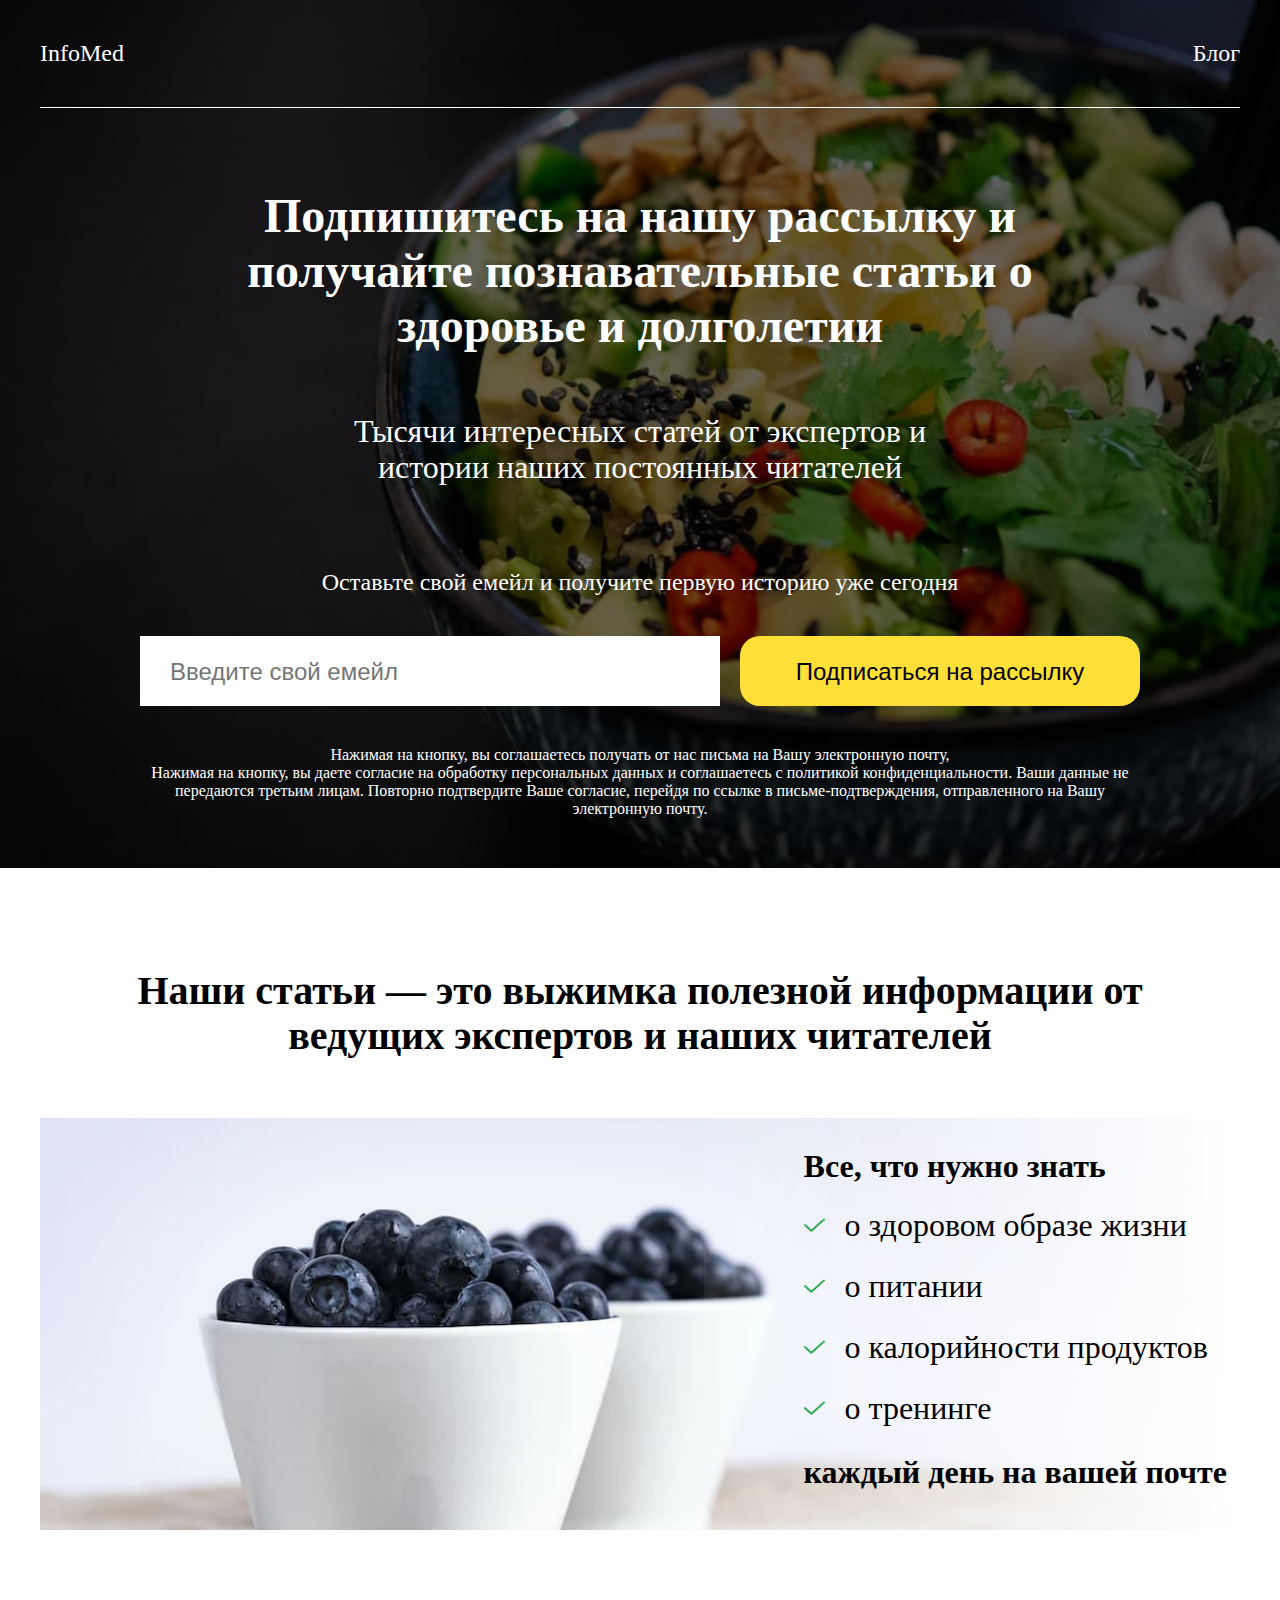
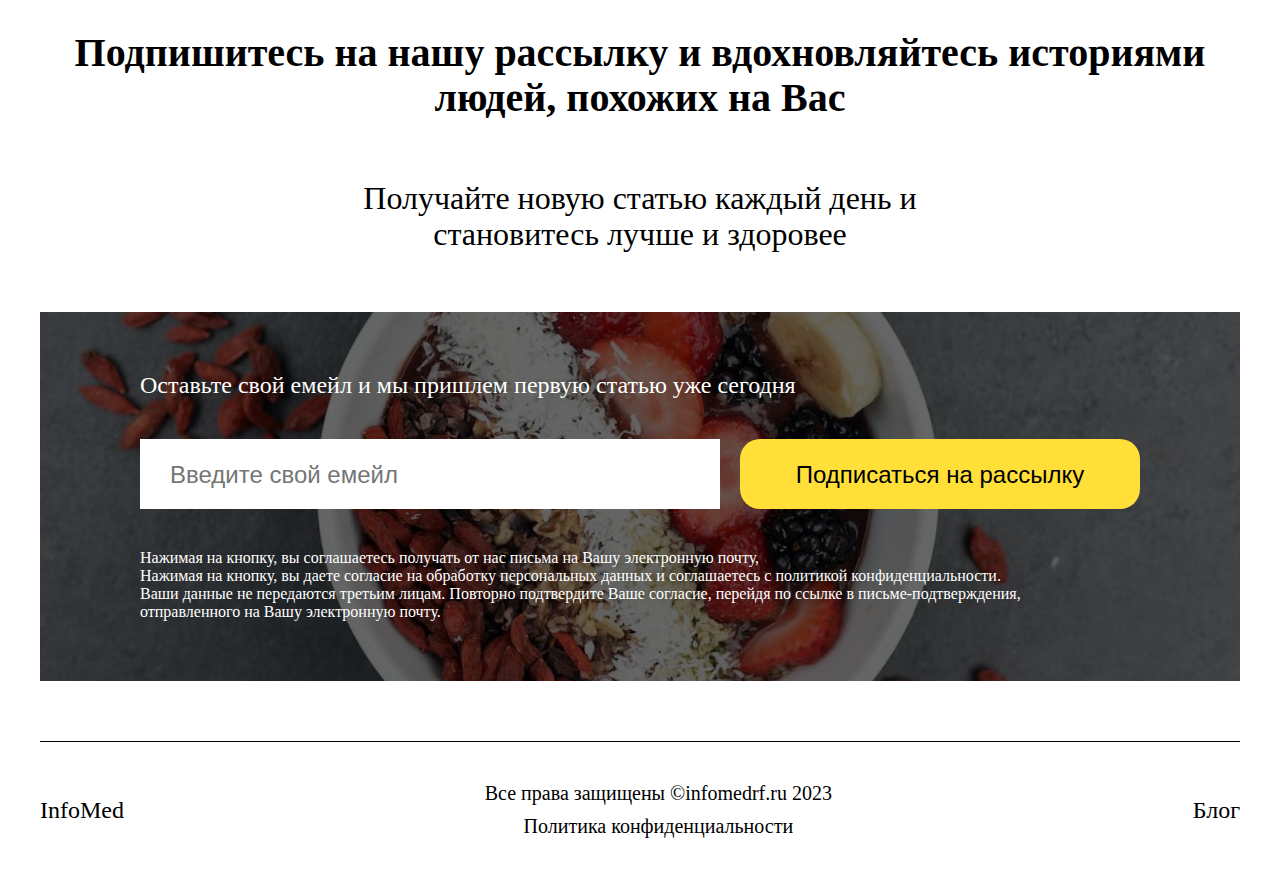
<file: index.html>
<!DOCTYPE html>
<html lang="ru">

<head>
    <meta charset="UTF-8">
    <meta http-equiv="X-UA-Compatible" content="IE=edge">
    <meta name="viewport" content="width=device-width, initial-scale=1.0">
    <link rel="stylesheet" href="css/style.css">
    <title>Главная</title>
</head>

<body>
    <section class="mainsec">
        <header class="header">
            <div class="container header__container">
                <p class="header__logo logo">InfoMed</p>
                <a href="blog.html" class="header__blog blog">Блог</a>
            </div>
        </header>
        <main class="main">
            <div class="container main__container">
                <h1 class="main__title">Подпишитесь на нашу рассылку
                    и получайте познавательные статьи
                    о здоровье и долголетии</h1>
                <h2 class="main__subtitle">Тысячи интересных статей от экспертов и истории наших постоянных читателей
                </h2>
                <p class="main__text">Оставьте свой емейл и получите первую историю уже сегодня</p>
                <form action='after.html' class="main__form form">
                    <input required
                        pattern="^[-a-z0-9!#$%&'*+/=?^_`{|}~]+(\.[-a-z0-9!#$%&'*+/=?^_`{|}~]+)*@([a-z0-9]([-a-z0-9]{0,61}[a-z0-9])?\.)*(aero|arpa|asia|biz|cat|com|coop|edu|gov|info|int|jobs|mil|mobi|museum|name|net|org|pro|tel|travel|[a-z][a-z])$"
                        placeholder="Введите свой емейл" type="text" class="form__input">
                    <button class="form__btn">Подписаться на рассылку</button>
                </form>
                <p class="main__note">Нажимая на кнопку, вы соглашаетесь получать от нас письма на Вашу электронную
                    почту,</br>
                    Нажимая на кнопку, вы даете согласие на обработку персональных данных и соглашаетесь c политикой
                    конфиденциальности. Ваши данные не передаются третьим лицам. Повторно подтвердите Ваше согласие,
                    перейдя
                    по ссылке в письме-подтверждения, отправленного на Вашу электронную почту.</p>
            </div>
        </main>
    </section>
    <section class="about">
        <div class="container about__container">
            <h3 class="about__title title">Наши статьи — это выжимка полезной информации
                от ведущих экспертов и наших читателей</h3>
            <div class="about__block">
                <div class="about__points">
                    <h4 class="about__point">
                        Все, что нужно знать
                    </h4>
                    <ul class="about__list">
                        <li class="about__li">
                            <img src="img/checkmark.png" alt="Галка" class="about__icon">
                            <p class="about__pointtext">о здоровом образе жизни</p>
                        </li>
                        <li class="about__li">
                            <img src="img/checkmark.png" alt="Галка" class="about__icon">
                            <p class="about__pointtext">о питании</p>
                        </li>
                        <li class="about__li">
                            <img src="img/checkmark.png" alt="Галка" class="about__icon">
                            <p class="about__pointtext">о калорийности продуктов </p>
                        </li>
                        <li class="about__li">
                            <img src="img/checkmark.png" alt="Галка" class="about__icon">
                            <p class="about__pointtext">о тренинге </p>
                        </li>
                    </ul>
                    <p class="about__sub">каждый день на вашей почте </p>
                </div>
            </div>
        </div>
    </section>
    <section class="some">
        <div class="container some__container">
            <h5 class="some__title title">Подпишитесь на нашу рассылку и вдохновляйтесь историями людей, похожих на Вас
            </h5>
            <p class="some__text">Получайте новую статью каждый день
                и становитесь лучше и здоровее</p>
        </div>
    </section>
    <section class="food">
        <div class="container food__container">
            <h6 class="food__title">Оставьте свой емейл и мы пришлем первую статью уже сегодня</h6>
            <form action='after.html' class="food__form form">
                <input required
                    pattern="^[-a-z0-9!#$%&'*+/=?^_`{|}~]+(\.[-a-z0-9!#$%&'*+/=?^_`{|}~]+)*@([a-z0-9]([-a-z0-9]{0,61}[a-z0-9])?\.)*(aero|arpa|asia|biz|cat|com|coop|edu|gov|info|int|jobs|mil|mobi|museum|name|net|org|pro|tel|travel|[a-z][a-z])$"
                    placeholder="Введите свой емейл" type="text" class="form__input">
                <button class="form__btn">Подписаться на рассылку</button>
            </form>
            <p class="food__text">Нажимая на кнопку, вы соглашаетесь получать от нас письма на Вашу электронную
                почту,<br />
                Нажимая на кнопку, вы даете согласие на обработку персональных данных и соглашаетесь c политикой
                конфиденциальности.<br /> Ваши данные не передаются третьим лицам. Повторно подтвердите Ваше согласие,
                перейдя
                по ссылке в письме-подтверждения,<br /> отправленного на Вашу электронную почту.</p>
        </div>
    </section>
    <!-- <br/> -->
    <footer class="footer">
        <div class="container footer__container">
            <p class="footer__logo logo">InfoMed</p>
            <div class="footer__block">
                <p class="footer__rights">Все права защищены ©infomedrf.ru 2023</p>
                <a href="policy.html" class="footer__policy">Политика конфиденциальности</a>
            </div>
            <a href="blog.html" class="footer__blog blog">Блог</a>
        </div>
    </footer>
</body>

</html>
</file>
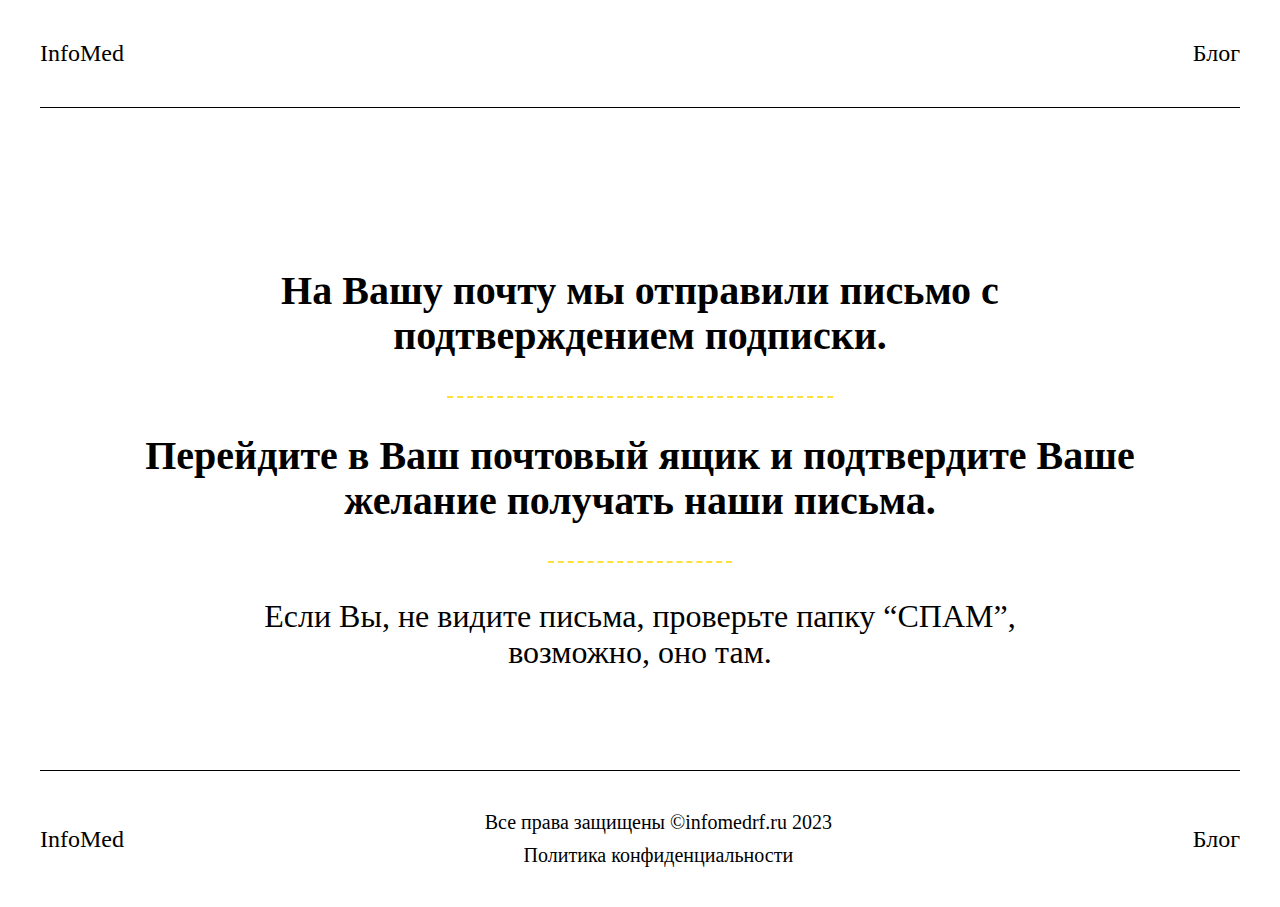
<file: after.html>
<!DOCTYPE html>
<html lang="ru">

<head>
    <meta charset="UTF-8">
    <meta http-equiv="X-UA-Compatible" content="IE=edge">
    <meta name="viewport" content="width=device-width, initial-scale=1.0">
    <link rel="stylesheet" href="css/style.css">
    <title>Ввод</title>
</head>

<body>
    <div class="wrapper">
        <header class="header">
            <div class="container header__container header__container_black">
                <p class="header__logo header__logo_black logo">InfoMed</p>
                <a href="blog.html" class="header__blog header__blog_black blog">Блог</a>
            </div>
        </header>
        <main class="after">
            <div class="container after__container">
                <h1 class="after__title">На Вашу почту мы отправили письмо
                    с подтверждением подписки. </h1>
                <h2 class="after__subtitle">Перейдите в Ваш почтовый ящик
                    и подтвердите Ваше желание получать наши письма.</h2>
                <p class="after__text">Если Вы, не видите письма, проверьте папку “СПАМ”, возможно, оно там.</p>
            </div>
        </main>
        <footer class="footer">
            <div class="container footer__container">
                <p class="footer__logo logo">InfoMed</p>
                <div class="footer__block">
                    <p class="footer__rights">Все права защищены ©infomedrf.ru 2023</p>
                    <a href="policy.html" class="footer__policy">Политика конфиденциальности</a>
                </div>
                <a href="blog.html" class="footer__blog blog">Блог</a>
            </div>
        </footer>
    </div>
</body>

</html>
</file>
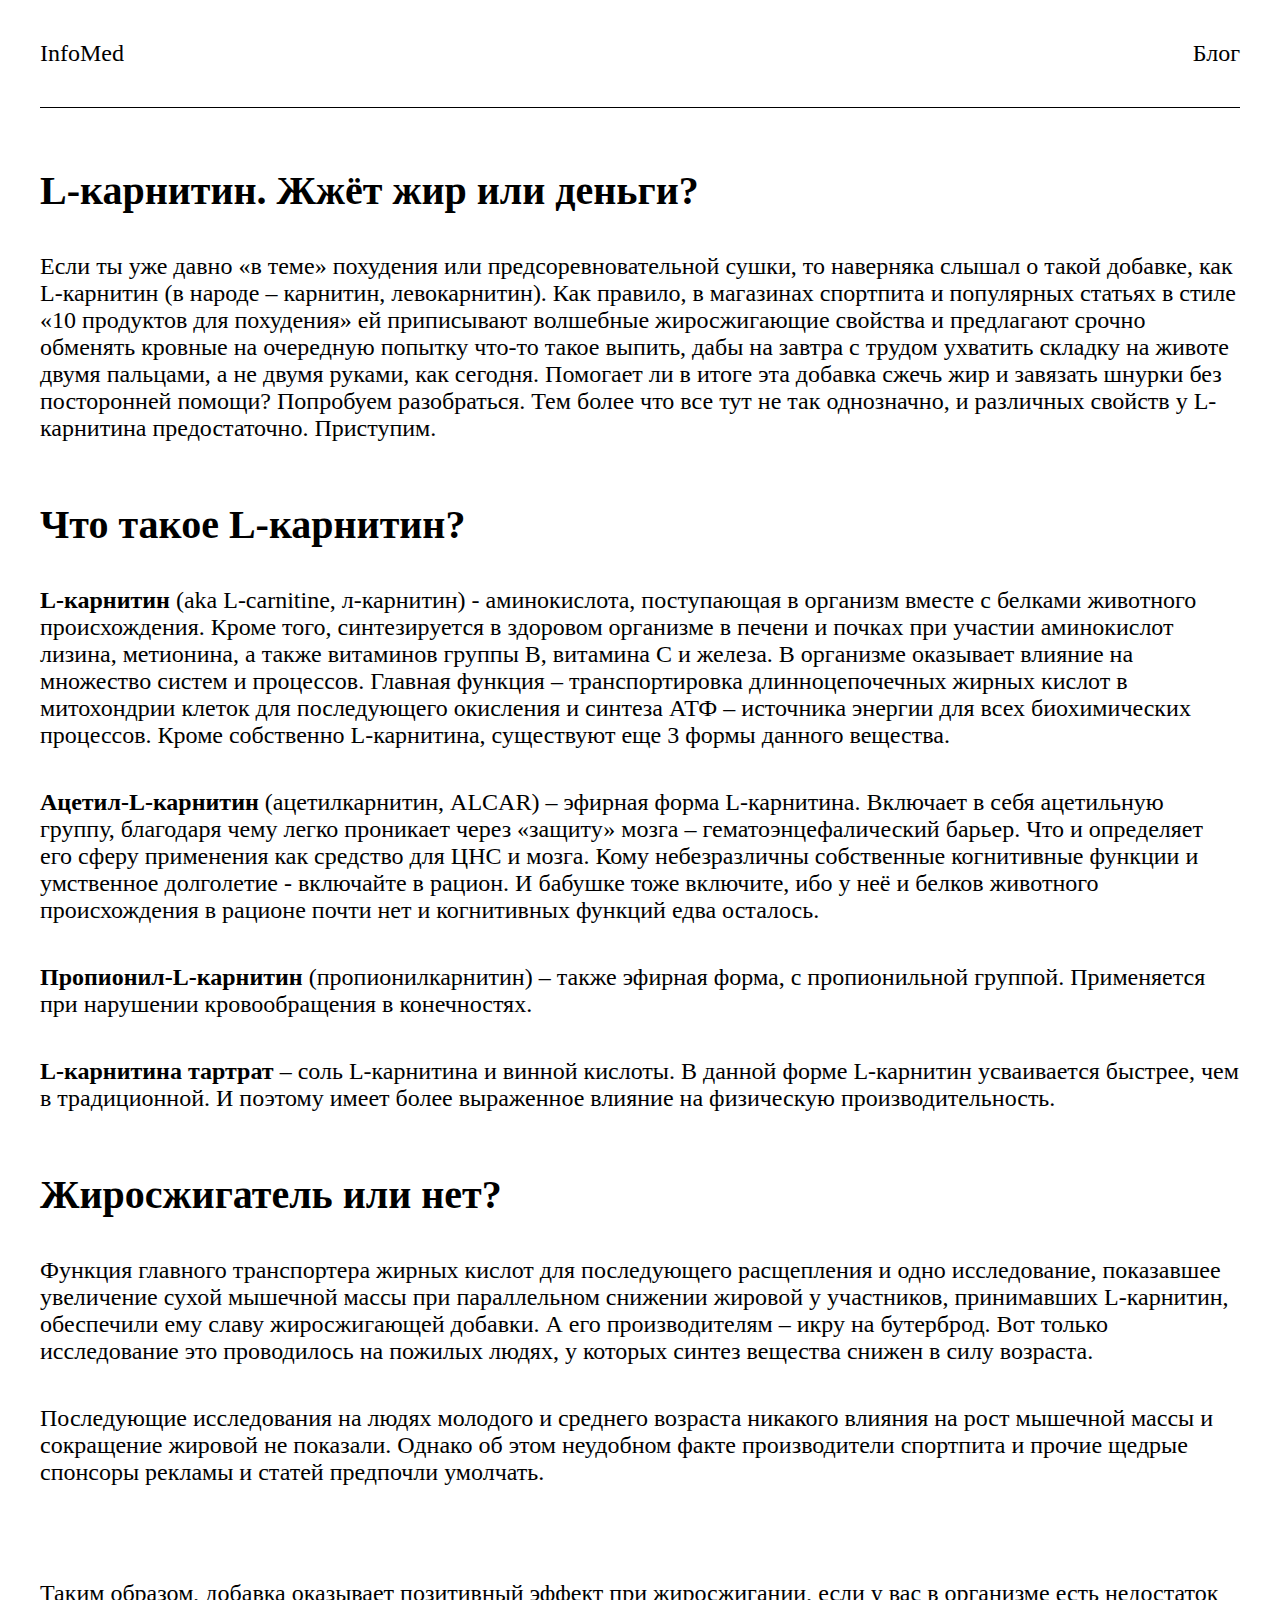
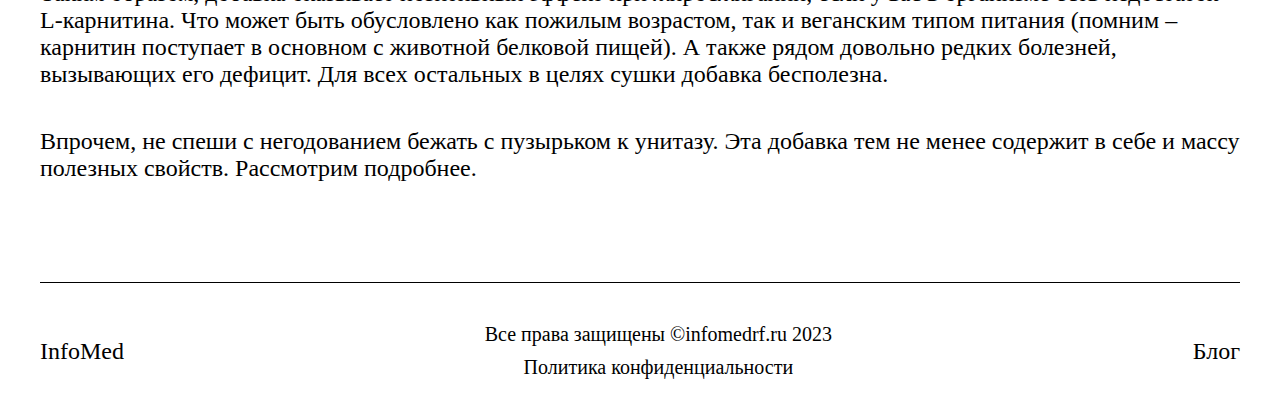
<file: blog.html>
<!DOCTYPE html>
<html lang="ru">

<head>
    <meta charset="UTF-8">
    <meta http-equiv="X-UA-Compatible" content="IE=edge">
    <meta name="viewport" content="width=device-width, initial-scale=1.0">
    <link rel="stylesheet" href="css/style.css">
    <title>Блог</title>
</head>

<body>
    <div class="wrapper">
        <header class="header policy__header">
            <div class="container header__container header__container_black">
                <p class="header__logo header__logo_black logo">InfoMed</p>
                <a href="#" class="header__blog header__blog_black blog">Блог</a>
            </div>
        </header>
        <main class="after blog__wrapper">
            <section class="main__blog">
                <div class="container blog__container">
                    <h1 class="title blog__title">L-карнитин. Жжёт жир или деньги?</h1>
                    <p class="blog__text">Если ты уже давно «в теме» похудения или предсоревновательной сушки, то
                        наверняка слышал о такой добавке, как L-карнитин (в народе – карнитин, левокарнитин). Как
                        правило, в магазинах спортпита и популярных статьях в стиле «10 продуктов для похудения» ей
                        приписывают волшебные жиросжигающие свойства и предлагают срочно обменять кровные на очередную
                        попытку что-то такое выпить, дабы на завтра с трудом ухватить складку на животе двумя пальцами,
                        а не двумя руками, как сегодня.
                        Помогает ли в итоге эта добавка сжечь жир и завязать шнурки без посторонней помощи? Попробуем
                        разобраться. Тем более что все тут не так однозначно, и различных свойств у L-карнитина
                        предостаточно. Приступим.</p>
                </div>
            </section>
            <section class="what">
                <div class="container what__container">
                    <h2 class="title blog__title">Что такое L-карнитин?</h2>
                    <p class="blog__text what__text"><b>L-карнитин</b> (aka L-carnitine, л-карнитин) - аминокислота,
                        поступающая в организм вместе с белками животного происхождения. Кроме того, синтезируется в
                        здоровом организме в печени и почках при участии аминокислот лизина, метионина, а также
                        витаминов группы В, витамина С и железа.
                        В организме оказывает влияние на множество систем и процессов. Главная функция – транспортировка
                        длинноцепочечных жирных кислот в митохондрии клеток для последующего окисления и синтеза АТФ –
                        источника энергии для всех биохимических процессов.
                        Кроме собственно L-карнитина, существуют еще 3 формы данного вещества.</p>
                    <p class="blog__text what__text"><b>Ацетил-L-карнитин</b> (ацетилкарнитин, ALCAR) – эфирная форма
                        L-карнитина.
                        Включает в себя ацетильную группу, благодаря чему легко проникает через «защиту» мозга –
                        гематоэнцефалический барьер. Что и определяет его сферу применения как средство для ЦНС и мозга.
                        Кому небезразличны собственные когнитивные функции и умственное долголетие - включайте в рацион.
                        И бабушке тоже включите, ибо у неё и белков животного происхождения в рационе почти нет и
                        когнитивных функций едва осталось.</p>
                    <p class="blog__text what__text"><b>Пропионил-L-карнитин</b> (пропионилкарнитин) – также эфирная
                        форма, с пропионильной группой. Применяется при нарушении кровообращения в конечностях.</p>
                    <p class="blog__text what__text"><b>L-карнитина тартрат</b> – соль L-карнитина и винной кислоты. В
                        данной форме L-карнитин усваивается быстрее, чем в традиционной. И поэтому имеет более
                        выраженное влияние на физическую производительность.</p>
                </div>
            </section>
            <section class="conclusion">
                <div class="container conclusion__container">
                    <h3 class="title blog__title">Жиросжигатель или нет?</h3>
                    <p class="blog__text conclusion__text">Функция главного транспортера жирных кислот для последующего
                        расщепления и одно исследование, показавшее увеличение сухой мышечной массы при параллельном
                        снижении жировой у участников, принимавших L-карнитин, обеспечили ему славу жиросжигающей
                        добавки. А
                        его производителям – икру на бутерброд. Вот только исследование это проводилось на пожилых
                        людях, у
                        которых синтез вещества снижен в силу возраста.</p>
                    <p class="blog__text conclusion__text conclusion__text_delimiter">Последующие исследования на людях
                        молодого и среднего возраста никакого влияния на рост мышечной массы и сокращение жировой не
                        показали. Однако об этом неудобном факте производители спортпита и прочие щедрые спонсоры
                        рекламы и
                        статей предпочли умолчать.</p>
                    <p class="blog__text conclusion__text">Таким образом, добавка оказывает позитивный эффект при
                        жиросжигании, если у вас в организме есть недостаток L-карнитина. Что может быть обусловлено как
                        пожилым возрастом, так и веганским типом питания (помним – карнитин поступает в основном с
                        животной
                        белковой пищей). А также рядом довольно редких болезней, вызывающих его дефицит. Для всех
                        остальных
                        в целях сушки добавка бесполезна.</p>
                    <p class="blog__text conclusion__text">Впрочем, не спеши с негодованием бежать с пузырьком к
                        унитазу.
                        Эта добавка тем не менее содержит в себе и массу полезных свойств. Рассмотрим подробнее.</p>
                </div>
            </section>
        </main>
        <footer class="footer">
            <div class="container footer__container">
                <p class="footer__logo logo">InfoMed</p>
                <div class="footer__block">
                    <p class="footer__rights">Все права защищены ©infomedrf.ru 2023</p>
                    <a href="policy.html" class="footer__policy">Политика конфиденциальности</a>
                </div>
                <a href="blog.html" class="footer__blog blog">Блог</a>
            </div>
        </footer>
    </div>
</body>
</body>

</html>
</file>
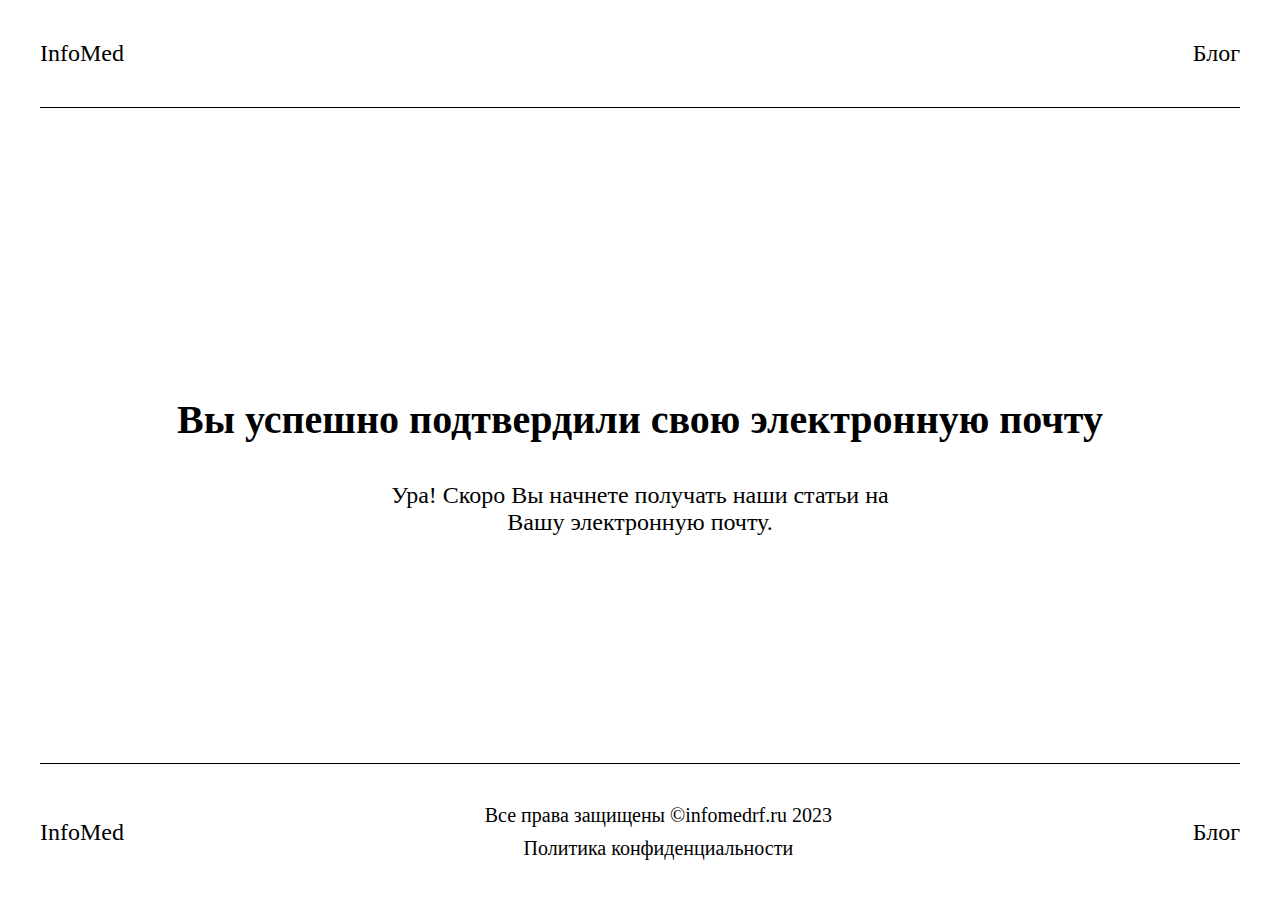
<file: confirm.html>
<!DOCTYPE html>
<html lang="ru">

<head>
    <meta charset="UTF-8">
    <meta http-equiv="X-UA-Compatible" content="IE=edge">
    <meta name="viewport" content="width=device-width, initial-scale=1.0">
    <link rel="stylesheet" href="css/style.css">
    <title>Подтверждение подписки</title>
</head>

<body>
    <div class="wrapper">
        <header class="header delete__header confirm__header">
            <div class="container header__container header__container_black">
                <p class="header__logo header__logo_black logo">InfoMed</p>
                <a href="blog.html" class="header__blog header__blog_black blog">Блог</a>
            </div>
        </header>
        <main class="after delete repeat confirm">
            <div class="container confirm__container">
                <h1 class="delete__title">Вы успешно подтвердили свою электронную почту</h1>
                <p class="delete__text repeat__text confirm__text">Ура! Скоро Вы начнете получать наши статьи
                    на Вашу электронную почту.</p>
            </div>
        </main>
        <footer class="footer">
            <div class="container footer__container">
                <p class="footer__logo logo">InfoMed</p>
                <div class="footer__block">
                    <p class="footer__rights">Все права защищены ©infomedrf.ru 2023</p>
                    <a href="policy.html" class="footer__policy">Политика конфиденциальности</a>
                </div>
                <a href="blog.html" class="footer__blog blog">Блог</a>
            </div>
        </footer>
    </div>
</body>

</html>
</file>
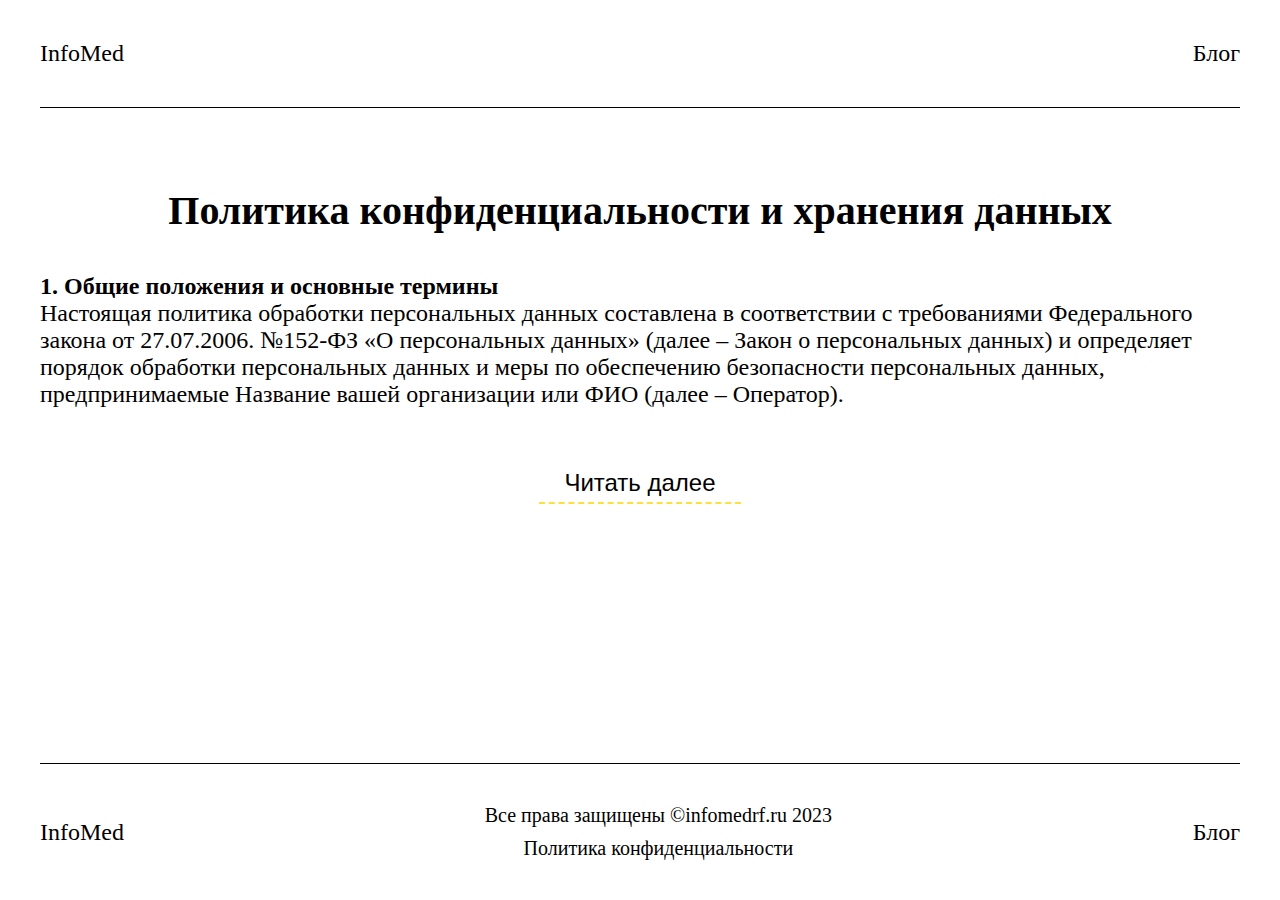
<file: policy.html>
<!DOCTYPE html>
<html lang="ru">

<head>
    <meta charset="UTF-8">
    <meta http-equiv="X-UA-Compatible" content="IE=edge">
    <meta name="viewport" content="width=device-width, initial-scale=1.0">
    <link rel="stylesheet" href="css/style.css">
    <title>Политика конфиденциальности</title>
</head>

<body>
    <div class="wrapper">
        <header class="header policy__header">
            <div class="container header__container header__container_black">
                <p class="header__logo header__logo_black logo">InfoMed</p>
                <a href="blog.html" class="header__blog header__blog_black blog">Блог</a>
            </div>
        </header>
        <main class="after policy">
            <div class="container policy__container">
                <h1 class="delete__title">Политика конфиденциальности и хранения данных</h1>
                <p class="delete__text policy__text"><strong>1. Общие положения и основные термины</strong></br>
                    Настоящая политика обработки персональных данных составлена в соответствии с требованиями
                    Федерального закона от 27.07.2006. №152-ФЗ «О персональных данных» (далее – Закон о персональных
                    данных) и определяет порядок обработки персональных данных и меры по обеспечению безопасности
                    персональных данных, предпринимаемые Название вашей организации или ФИО
                    (далее – Оператор). </p>
                <button class="btn__next policy__btn">
                    Читать далее
                </button>
            </div>
        </main>
        <footer class="footer">
            <div class="container footer__container">
                <p class="footer__logo logo">InfoMed</p>
                <div class="footer__block">
                    <p class="footer__rights">Все права защищены ©infomedrf.ru 2023</p>
                    <a href="#" class="footer__policy">Политика конфиденциальности</a>
                </div>
                <a href="blog.html" class="footer__blog blog">Блог</a>
            </div>
        </footer>
    </div>
</body>

</html>
</file>
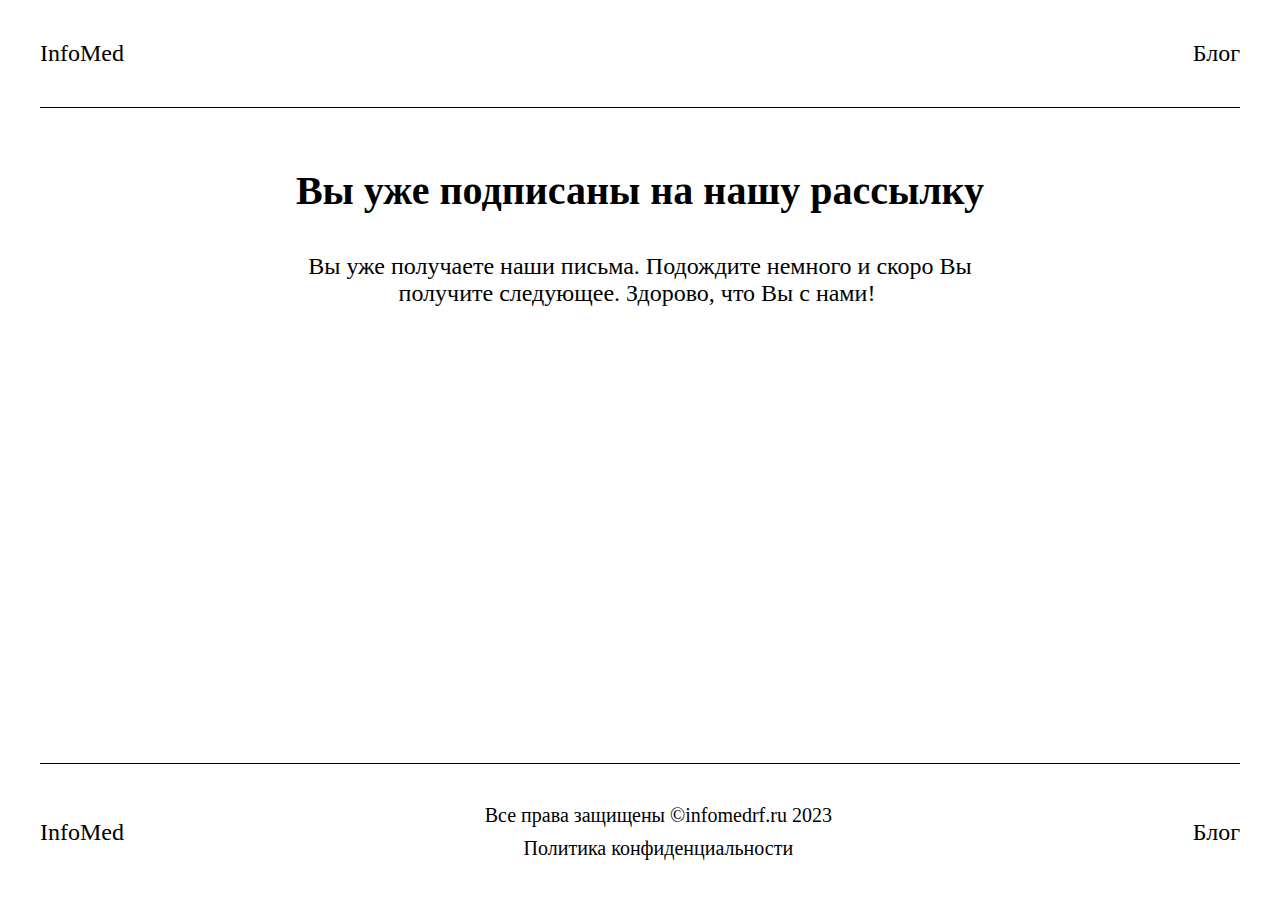
<file: repeat.html>
<!DOCTYPE html>
<html lang="ru">

<head>
    <meta charset="UTF-8">
    <meta http-equiv="X-UA-Compatible" content="IE=edge">
    <meta name="viewport" content="width=device-width, initial-scale=1.0">
    <link rel="stylesheet" href="css/style.css">
    <title>Повторная подписка</title>
</head>

<body>
    <div class="wrapper">
        <header class="header delete__header">
            <div class="container header__container header__container_black">
                <p class="header__logo header__logo_black logo">InfoMed</p>
                <a href="blog.html" class="header__blog header__blog_black blog">Блог</a>
            </div>
        </header>
        <main class="after delete repeat">
            <div class="container after__container">
                <h1 class="delete__title">Вы уже подписаны на нашу рассылку</h1>
                <p class="delete__text repeat__text">Вы уже получаете наши письма. Подождите немного и скоро
                    Вы получите следующее. Здорово, что Вы с нами! </p>
            </div>
        </main>
        <footer class="footer">
            <div class="container footer__container">
                <p class="footer__logo logo">InfoMed</p>
                <div class="footer__block">
                    <p class="footer__rights">Все права защищены ©infomedrf.ru 2023</p>
                    <a href="policy.html" class="footer__policy">Политика конфиденциальности</a>
                </div>
                <a href="blog.html" class="footer__blog blog">Блог</a>
            </div>
        </footer>
    </div>
</body>

</html>
</file>
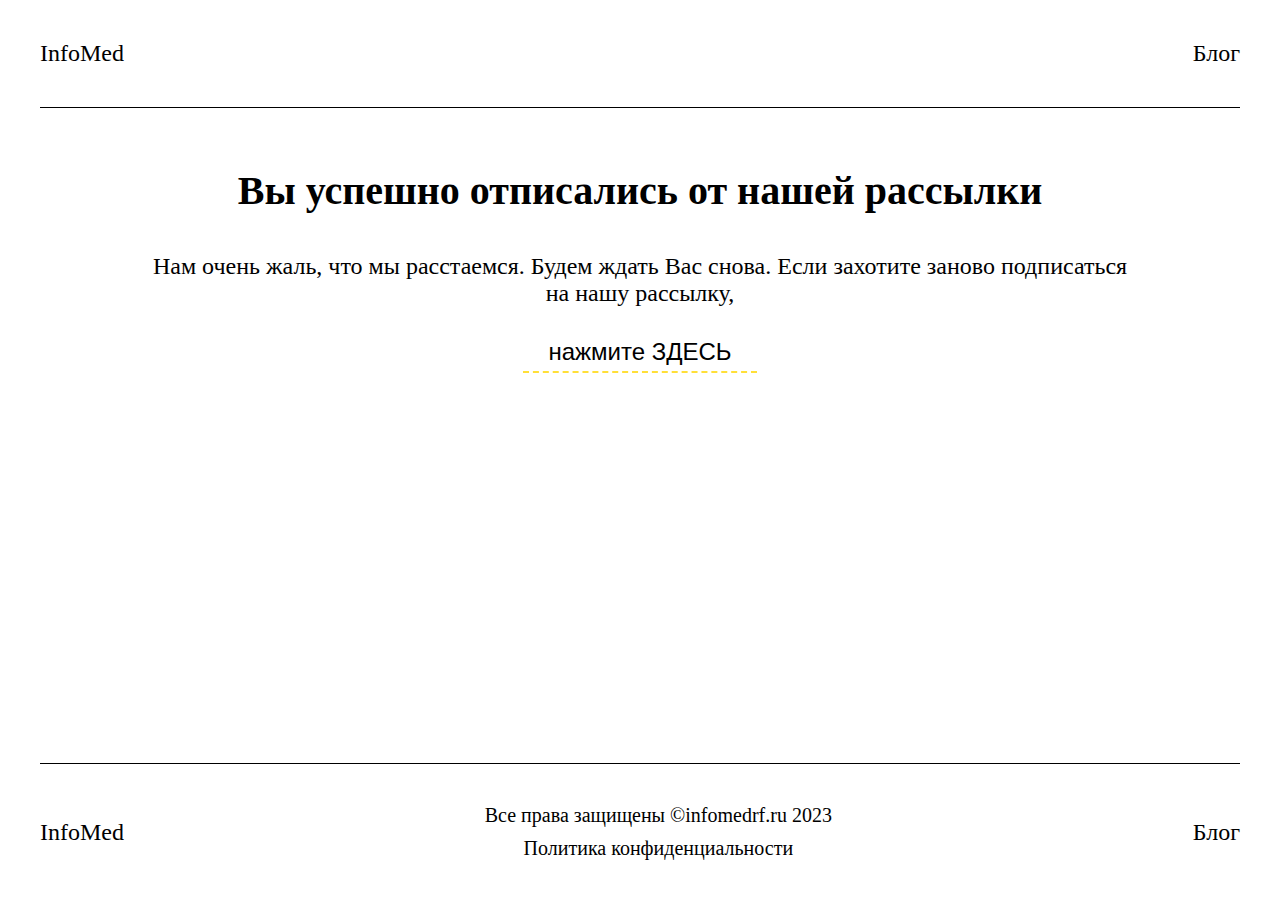
<file: unsubscribe.html>
<!DOCTYPE html>
<html lang="ru">

<head>
    <meta charset="UTF-8">
    <meta http-equiv="X-UA-Compatible" content="IE=edge">
    <meta name="viewport" content="width=device-width, initial-scale=1.0">
    <link rel="stylesheet" href="css/style.css">
    <title>Отмена подписки</title>
</head>

<body>
    <div class="wrapper">
        <header class="header delete__header">
            <div class="container header__container header__container_black">
                <p class="header__logo header__logo_black logo">InfoMed</p>
                <a href="blog.html" class="header__blog header__blog_black blog">Блог</a>
            </div>
        </header>
        <main class="after delete">
            <div class="container after__container">
                <h1 class="delete__title">Вы успешно отписались от нашей рассылки</h1>
                <p class="delete__text">Нам очень жаль, что мы расстаемся. Будем ждать Вас снова. Если захотите заново
                    подписаться на нашу рассылку, </p>
                <button class="btn__next delete__btn">
                    нажмите ЗДЕСЬ
                </button>
            </div>
        </main>
        <footer class="footer">
            <div class="container footer__container">
                <p class="footer__logo logo">InfoMed</p>
                <div class="footer__block">
                    <p class="footer__rights">Все права защищены ©infomedrf.ru 2023</p>
                    <a href="policy.html" class="footer__policy">Политика конфиденциальности</a>
                </div>
                <a href="blog.html" class="footer__blog blog">Блог</a>
            </div>
        </footer>
    </div>
</body>

</html>
</file>
<file: css/style.css>
body,h1,h2,h3,h4,h5,h6,p,ul{
    margin: 0px 0px 0px 0px;
}
ul{
    list-style: none;
    padding: 0px;
}
body{
    font-family: 'Georgia';
}
html,body{
    height: 100%;
}

.wrapper{
    min-height: 100%;
    display: flex;
    flex-direction: column;
}
.mainsec {
    background: linear-gradient(0deg, rgba(0, 0, 0, 0.6), rgba(0, 0, 0, 0.6)), url('../img/meal.jpg');
    background-size: cover;
    background-position: center;
    background-repeat: no-repeat;
    margin-bottom: 100px;
}
.header{
    margin-bottom: 80px;
}
.header__container {
    height: 107px;
    align-items: center;
    display: flex;
    justify-content: space-between;
    width: 100%;
    border-bottom: 1px solid #FFFFFF;
}
.container {
    max-width: 1200px;
    margin: 0px auto;
}
.logo {
    font-style: normal;
    font-weight: 400;
    font-size: 24px;
    line-height: 27px;
    color: #FFFFFF;
}
.blog {
    font-style: normal;
    font-weight: 400;
    font-size: 24px;
    line-height: 27px;
    text-decoration: none;
    color: #FFFFFF;
    cursor: pointer;
}
.main__container {
    display: flex;
    flex-direction: column;
    justify-content: center;
    align-items: center;
}
.main__title {
    font-weight: 700;
    font-size: 48px;
    line-height: 55px;
    text-align: center;
    color: #FFFFFF;
    margin-bottom: 60px;
    max-width: 860px;
}
.main__subtitle {
    font-style: normal;
    font-weight: 400;
    font-size: 32px;
    line-height: 36px;
    text-align: center;
    max-width: 620px;
    color: #FFFFFF;
    margin-bottom: 84px;
}
.main__text {
    font-style: normal;
    font-weight: 400;
    font-size: 24px;
    line-height: 27px;
    text-align: center;
    color: #FFFFFF;
    margin-bottom: 40px;
}
.main__form {
   
}
.form {
    display: flex;
    justify-content: center;
    height: 70px;
    max-width: 1000px;
    width: 100%;
    margin-bottom: 40px;
}
.form__input {
    margin-right: 20px;
    font-style: normal;
    font-weight: 400;
    font-size: 24px;
    line-height: 27px;
    padding-left: 30px;
flex: 1 1 60%;
    outline: none;
    border: none;
    color: rgba(0, 0, 0, 0.5);
}
.form__btn {
    flex: 0 0 40%;
    background: #FFDF38;
border-radius: 20px;
outline: none;
    border: none;
    font-style: normal;
font-weight: 400;
font-size: 24px;
line-height: 27px;
text-align: center;
cursor: pointer;
color: black;
transition: background .3s;
}
.form__btn:hover{
    background: #117e30;
    transition: all .3s;
}
.main__note {
    font-style: normal;
font-weight: 400;
font-size: 16px;
line-height: 18px;
text-align: center;
max-width: 990px;
color: #FFFFFF;
margin-bottom: 50px;
}
.about {
    margin-bottom: 100px;
}
.about__title{
   
    margin-right: auto;
    margin-left: auto;
    max-width: 1140px;
}
.title {
    font-style: normal;
    font-weight: 700;
    font-size: 40px;
    line-height: 45px;
    text-align: center;
    margin-bottom: 60px;
    color: #000000;
}
.about__block {
    background-image: url('../img/blueberry.jpg');
    background-size: cover;
   background-position: center;
    display: flex;
    justify-content: end;
}
.about__points {
    padding-top: 30px;
    padding-right: 5px;
    padding-bottom: 40px;
    padding-left: 100px;
    max-width: 590px;
    background: linear-gradient(269.8deg, #FFFFFF 1.36%, rgba(255, 255, 255, 0) 105.92%);
    display: flex;
    flex-direction: column;
}
.about__point{
    margin-bottom: 23px;
}
.about__sub{
    margin-top: 28px;
}
.about__li{
    align-items: center;
}
.about__point,
.about__sub {
    font-style: normal;
    font-weight: 700;
    font-size: 32px;
    line-height: 36px;
    color: #000000;
}
.about__list {
    display: flex;
    flex-direction: column;
}
.about__list li:not(:last-child){
    margin-bottom: 25px;
}
.about__li {
    display: flex;
}
.about__icon {
    width: 21px;
    height: 14px;
    margin-right: 20px;
}
.about__pointtext {
    font-style: normal;
    font-weight: 400;
    font-size: 32px;
    line-height: 36px;
    text-align: center;
    color: #000000;
}
.some {
    margin-bottom: 60px;
}
.some__container {
    display: flex;
    flex-direction: column;
    align-items: center;
    justify-content: center;
}
.some__text {
    font-style: normal;
    font-weight: 400;
    font-size: 32px;
    line-height: 36px;
    text-align: center;
    color: #000000;
    max-width: 600px;
}

.food {
    margin-bottom: 60px;
}
.food__container {
    padding: 60px 100px 60px 100px;
    box-sizing: border-box;
    background: linear-gradient(0deg, rgba(0, 0, 0, 0.6), rgba(0, 0, 0, 0.6)), url('../img/healthy.jpg');
    background-size: cover;
    background-position: center;
    background-repeat: no-repeat;
}
.food__title {
    font-style: normal;
    font-weight: 400;
    font-size: 24px;
    line-height: 27px;
    text-align: left;
    margin-bottom: 40px;
    color: #FFFFFF;
}
.food__text {
    font-style: normal;
    font-weight: 400;
    font-size: 16px;
    line-height: 18px;
    color: #FFFFFF;
}
.footer__container {
    height: 136px;
    display: flex;
    justify-content: space-between;
    align-items: center;
    border-top: 1px solid #000000;
}
.footer__logo {
    color: black;
}
.footer__block {
    display: flex;
    flex-direction: column;
    align-items: center;
}
.footer__rights,
.footer__policy{
    font-style: normal;
    font-weight: 400;
    font-size: 20px;
    line-height: 23px;
    color: #000000;
}
.footer__rights {
    margin-bottom: 10px;
}
.footer__policy {
    text-decoration: none;
}
.footer__blog {
    color: black;
}

/*AFTER*/

.after {
    flex: 1 1 auto;
    margin-top: 80px;
    margin-bottom: 100px;
}
.container.after__container{
    max-width: 1000px;
}

.header__logo_black,
.header__blog_black{
    color: black;
}
.header__container_black{
    border-bottom: 1px solid black;
}
.after__container {
    display: flex;
    flex-direction: column;
    align-items: center;
    justify-content: center;
}
.after__title {
    font-style: normal;
    font-weight: 700;
    font-size: 40px;
    line-height: 45px;
    text-align: center;
    color: #000000;
    margin-bottom: 75px;
    position:relative;
    max-width: 820px;
}
.after__title::after{
    width: 386px;
}
.after__subtitle::after{
    width: 184px;
}
.after__title::after,
.after__subtitle::after{
    content: '';
    border-bottom:  2px dashed #FFDF38;
    position: absolute;
    bottom: -40px;
    left: 50%;
    margin-right: -50%;
    transform: translate(-50%, 0%)
}
.after__subtitle {
    font-style: normal;
    font-weight: 700;
    font-size: 40px;
    line-height: 45px;
    text-align: center;
    color: #000000;
    margin-bottom: 75px;
    position: relative;
}
.after__text {
    font-style: normal;
    font-weight: 400;
    font-size: 32px;
    line-height: 36px;
    text-align: center;
    color: #000000;
    max-width: 800px;
}
/*DELETE*/
.delete__title{
    font-style: normal;
    font-weight: 700;
    font-size: 40px;
    line-height: 45px;
    text-align: center;
    color: #000000;
    margin-bottom: 40px;
}
.delete__header{
    margin-bottom: 60px;
}
.delete{
    margin-top: 0px;
    margin-bottom: 100px;
}
.delete__text{
    font-style: normal;
    font-weight: 400;
    font-size: 24px;
    line-height: 27px;
    text-align: center;
    color: #000000;
    margin-bottom: 30px;
}
.btn__next{
    cursor: pointer;
    padding-left: 25px;
    padding-right: 25px;
    padding-bottom: 6px;
    border-top: none;
    border-left:none;
    border-right: none;
    border-bottom: 2px dashed #FFDF38;
    background-color: transparent;
    font-style: normal;
    font-weight: 400;
    font-size: 24px;
    line-height: 27px;
    text-align: center;
    color: #000000;
}
.repeat__text{
margin-bottom: 60px;
max-width: 700px;
}
.after.delete.repeat{
    margin: 0px 0px 0px 0px;
}
.confirm{
    position: relative;
}
.confirm__container{
    display: flex;
    flex-direction: column;
    align-items: center;
    position: absolute;
    top: 50%;
    left: 50%;
    margin-right: -50%;
    transform: translate(-50%, -50%)
}
.delete__text.confirm__text{
    text-align: center;
    max-width: 530px;
    margin-bottom: 0px;
}
.delete__text.confirm__text.error__text{
    max-width: none;
}
.back__btn{
    margin-top: 27px;
    padding-left: 25px;
    padding-right: 25px;
}
.policy__text{
    margin-bottom: 60px;
    text-align: left;
}
.policy__container{
    display: flex;
    flex-direction: column;
    align-items: center;
}
.policy{
    margin-bottom: 80px;
}
.policy__btn{
    border-color: #FFDF38;
}
.header.policy__header{
    margin: 0px 0px 0px 0px;
}
header .confirm__header{
    margin: 0px 0px 0px 0px;
}
/*BLOG*/
.blog__wrapper {
    margin-top: 60px;
}
.blog__container p:last-child,
.what__container p:last-child {
    margin-bottom: 60px;
}
.conclusion__container p:last-child{
    margin-bottom: 0px;
}
.blog__title {
    margin-bottom: 40px;
    text-align: left;
}
.blog__text {
    font-style: normal;
    font-weight: 400;
    font-size: 24px;
    line-height: 27px;
    margin-bottom: 40px;
    color: #000000;
}
.conclusion__text_delimiter {
    margin-bottom: 94px;
}
input:valid {
    border-color: green;
    color: green;
    box-shadow: none;
}
input:invalid {
    border-color: red;
    color: red;
    box-shadow: none;
}
input:focus:valid {
    border-color: green;
    color: green;
    box-shadow: none;
}
input:focus:invalid {
    border-color: red;
    color: red;
    box-shadow: none;
}
@media(max-width:1200px){
    .container,
    .container.after__container{
        max-width: 970px;
    }
    .form__btn{
        font-size: 22px;
    }
}
@media(max-width:992px){
    .container,
    .container.after__container{
        max-width: 750px;
    }
}
@media(max-width:767px){
    .container,
    .container.after__container{
        max-width: calc(100% - 20px) ;
        padding: 0px 10px;
    }
    .container.about__container,
    .container.food__container{
        max-width: none ;
        padding: 0px ;
    }
    .mainsec{
        margin-bottom: 50px;
    }
    .header__container{
        height: 80px;
    }
    .header{
        margin-bottom: 40px;
    }
    .logo,.blog{
        font-size: 20px;
        line-height: 24px;
    }
    .main__title{
        font-size: 24px;
        line-height: 30px;
        margin-bottom: 30px;
    }
    .main__subtitle{
        font-size: 20px;
        line-height: 26px;
        margin-bottom: 30px;
    }
    .main__text{
        font-size: 18px;
        line-height: 22px;
        margin-bottom: 20px;
    }
    .form{
        width: 100%;
        flex-direction: column;
        height: 100%;
    }
    .form__input{
        margin-right: 0px;
        margin-bottom: 15px;
        padding-top: 15px;
        padding-bottom: 15px;
        padding-left: 0;
        text-align: center;
    }
    .form__btn{
        font-size: 20px;
        padding: 15px 0px;
    }
    .title{
        font-size: 28px;
        line-height: 32px;
        margin-bottom: 40px;
    }
    .about__points{
        padding: 30px 20px 30px 20px;
    }
    .about__point{
        font-size: 22px;
        line-height: 28px;
    }
    .about__pointtext{
        text-align: left;
        font-size: 20px;
        line-height: 24px;
    }
    .about{
        margin-bottom: 50px;
    }
    .some__text{
        font-size: 20px;
        line-height: 24px;
    }
    .some,.food{
        margin-bottom: 30px;
    }
    .food__form{
        margin: 0 auto;
        width: calc(100% - 20px);
        margin-bottom: 20px;
    }
    .food__title{
        padding-top: 20px;
        font-size: 20px;
        line-height: 24px;
        text-align: center;
    }
    .food__text{
        padding-bottom: 20px;
        text-align: center;
        font-size: 14px;
        line-height: 16px;
    }
    .footer__container{
        flex-direction: column;
        align-items: center;
        height: 100%;
        padding-top: 20px;
    }
    .footer__block{
        align-items: center;
        margin-bottom: 10px;
    }
    .footer__rights{
        text-align: center;
    }
    .footer__blog{
        margin-bottom: 20px;
    }
    .footer__logo{
        margin-bottom: 10px;
    }
    /*AFTER*/
    .after{
        margin-top: 40px;
        margin-bottom: 50px;
    }
    .after__title {
        font-size: 24px;
        line-height: 28px;
        margin-bottom: 40px;
    }
    .after__title::after{
        width: 186px;
    }
    .after__subtitle::after{
        width: 84px;
    }
    .after__title::after,
    .after__subtitle::after{
        bottom: -20px;
    }
    .after__subtitle {
        font-size: 24px;
        line-height: 28px;
        margin-bottom: 40px;
    }
    .after__text {
        font-size: 18px;
        line-height: 22px;
        max-width: none;
        width: 100%;
    }
    /*DELETE*/
.delete__title{
    font-size: 24px;
    line-height: 28px;
    margin-bottom: 30px;
}
.delete__header{
    margin-bottom: 40px;
}
.after.delete{
    margin-top: 0px;
    margin-bottom: 100px;
}
.delete__text{
    font-size: 20px;
    line-height: 22px;
    margin-bottom: 30px;
}
.btn__next{
    padding-left: 20px;
    padding-right: 20px;
    font-size: 20px;
    line-height: 22px;
}
.confirm__header{
    margin: 0px 0px 0px 0px;
}
.blog__text{
    font-size: 20px;
    line-height: 22px;
    margin-bottom: 20px;
}
.blog__container p:last-child,
.what__container p:last-child {
    margin-bottom: 30px;
}
.conclusion__text_delimiter{
    margin-bottom: 50px;
}
}
</file>
